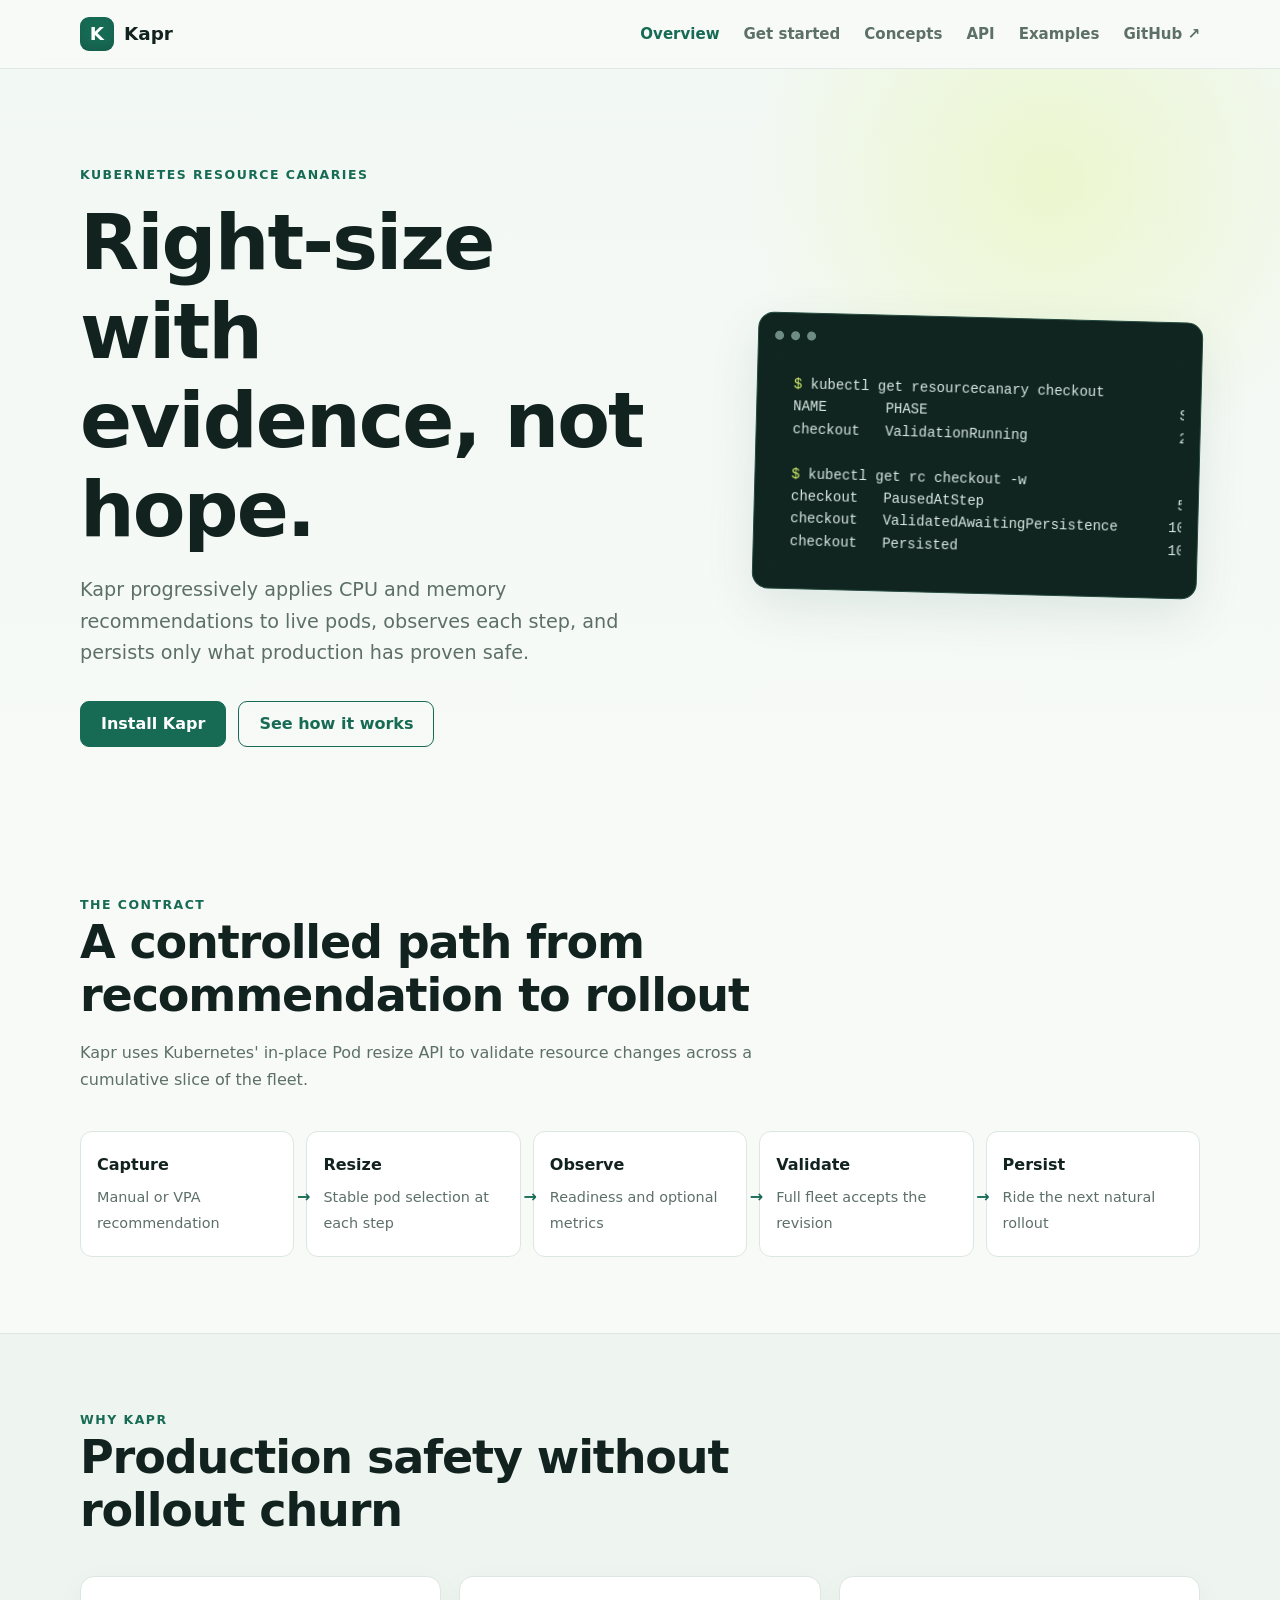
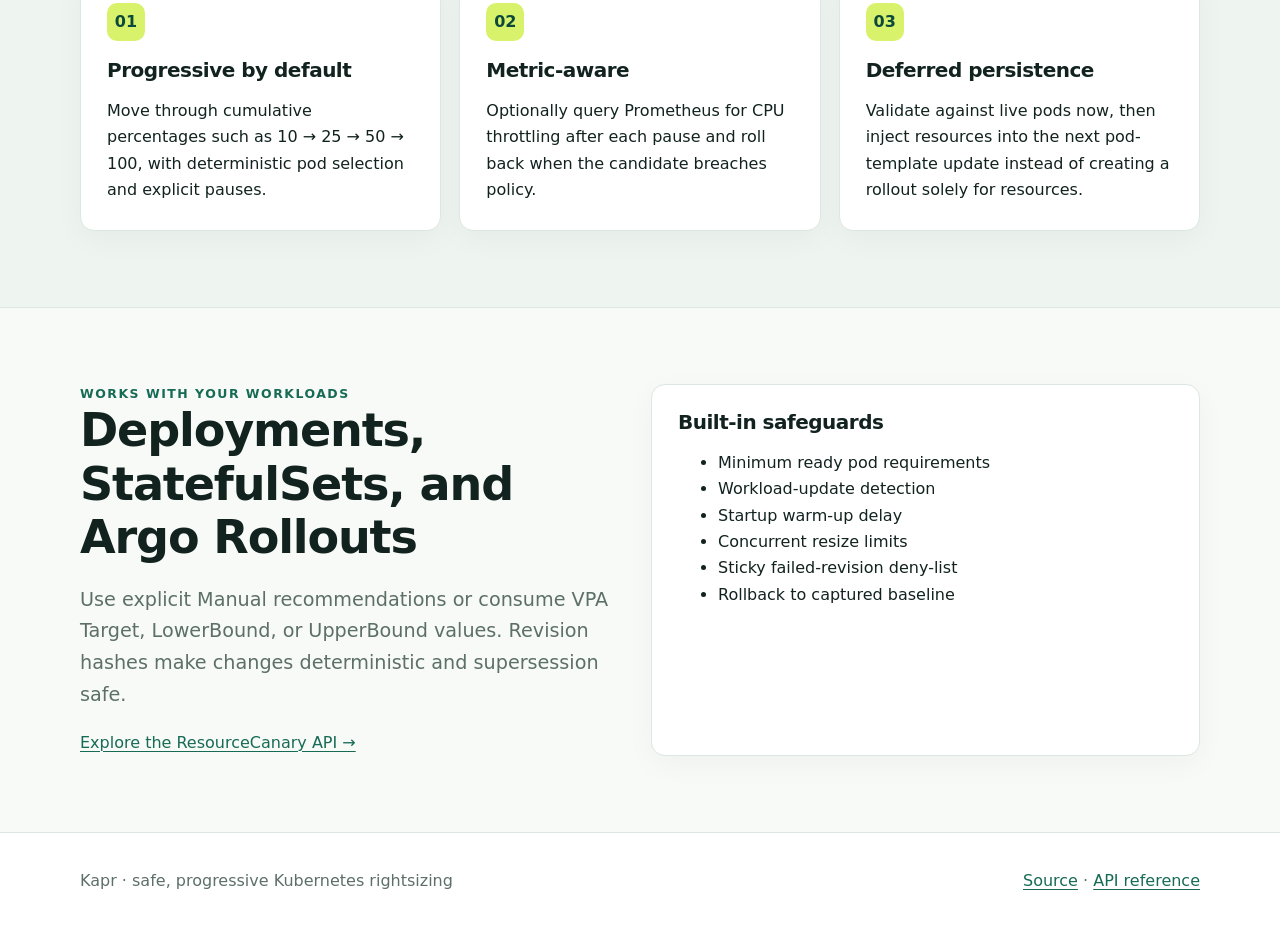
<file: index.html>
<!doctype html>
<html lang="en">
<head>
  <meta charset="utf-8"><meta name="viewport" content="width=device-width, initial-scale=1">
  <meta name="description" content="Kapr safely validates Kubernetes resource recommendations in production and persists them without an unnecessary rollout.">
  <title>Kapr — progressive Kubernetes rightsizing</title>
  <link rel="stylesheet" href="assets/styles.css">
</head>
<body>
  <header class="topbar"><nav class="nav wrap" aria-label="Main navigation">
    <a class="brand" href="/"><span class="mark">K</span>Kapr</a>
    <button class="menu" type="button" aria-label="Open navigation" aria-expanded="false" aria-controls="site-navigation">☰</button>
    <div class="navlinks" id="site-navigation"><a aria-current="page" href="/">Overview</a><a href="/getting-started">Get started</a><a href="/concepts">Concepts</a><a href="/api">API</a><a href="/examples">Examples</a><a href="https://github.com/kapr-io/kapr">GitHub ↗</a></div>
  </nav></header>

  <main>
    <section class="hero"><div class="wrap hero-grid">
      <div><div class="eyebrow">Kubernetes resource canaries</div><h1><span class="hero-title-line">Right-size with</span> <span class="hero-title-line">evidence, not hope.</span></h1><p class="lead">Kapr progressively applies CPU and memory recommendations to live pods, observes each step, and persists only what production has proven safe.</p><div class="actions"><a class="button" href="/getting-started">Install Kapr</a><a class="button secondary" href="/concepts">See how it works</a></div></div>
      <div class="terminal" aria-label="Kapr status example"><div class="terminal-bar"><i></i><i></i><i></i></div><pre><span class="prompt">$</span> kubectl get resourcecanary checkout
NAME       PHASE                              STEP
checkout   ValidationRunning                  25%

<span class="prompt">$</span> kubectl get rc checkout -w
checkout   PausedAtStep                       50%
checkout   ValidatedAwaitingPersistence      100%
checkout   Persisted                         100%</pre></div>
    </div></section>

    <section class="section"><div class="wrap"><div class="section-head"><div class="eyebrow">The contract</div><h2>A controlled path from recommendation to rollout</h2><p>Kapr uses Kubernetes' in-place Pod resize API to validate resource changes across a cumulative slice of the fleet.</p></div>
      <div class="flow"><div class="flow-step"><strong>Capture</strong><span>Manual or VPA recommendation</span></div><div class="flow-step"><strong>Resize</strong><span>Stable pod selection at each step</span></div><div class="flow-step"><strong>Observe</strong><span>Readiness and optional metrics</span></div><div class="flow-step"><strong>Validate</strong><span>Full fleet accepts the revision</span></div><div class="flow-step"><strong>Persist</strong><span>Ride the next natural rollout</span></div></div>
    </div></section>

    <section class="section alt"><div class="wrap"><div class="section-head"><div class="eyebrow">Why Kapr</div><h2>Production safety without rollout churn</h2></div><div class="grid-3">
      <article class="card"><div class="number">01</div><h3>Progressive by default</h3><p>Move through cumulative percentages such as 10 → 25 → 50 → 100, with deterministic pod selection and explicit pauses.</p></article>
      <article class="card"><div class="number">02</div><h3>Metric-aware</h3><p>Optionally query Prometheus for CPU throttling after each pause and roll back when the candidate breaches policy.</p></article>
      <article class="card"><div class="number">03</div><h3>Deferred persistence</h3><p>Validate against live pods now, then inject resources into the next pod-template update instead of creating a rollout solely for resources.</p></article>
    </div></div></section>

    <section class="section"><div class="wrap grid-2"><div><div class="eyebrow">Works with your workloads</div><h2>Deployments, StatefulSets, and Argo Rollouts</h2><p class="lead">Use explicit Manual recommendations or consume VPA Target, LowerBound, or UpperBound values. Revision hashes make changes deterministic and supersession safe.</p><a href="/api">Explore the ResourceCanary API →</a></div><div class="card"><h3>Built-in safeguards</h3><ul><li>Minimum ready pod requirements</li><li>Workload-update detection</li><li>Startup warm-up delay</li><li>Concurrent resize limits</li><li>Sticky failed-revision deny-list</li><li>Rollback to captured baseline</li></ul></div></div></section>
  </main>
  <footer><div class="wrap footer-row"><span>Kapr · safe, progressive Kubernetes rightsizing</span><span><a href="https://github.com/kapr-io/kapr">Source</a> · <a href="/api">API reference</a></span></div></footer>
  <script src="assets/site.js"></script>
</body></html>
</file>
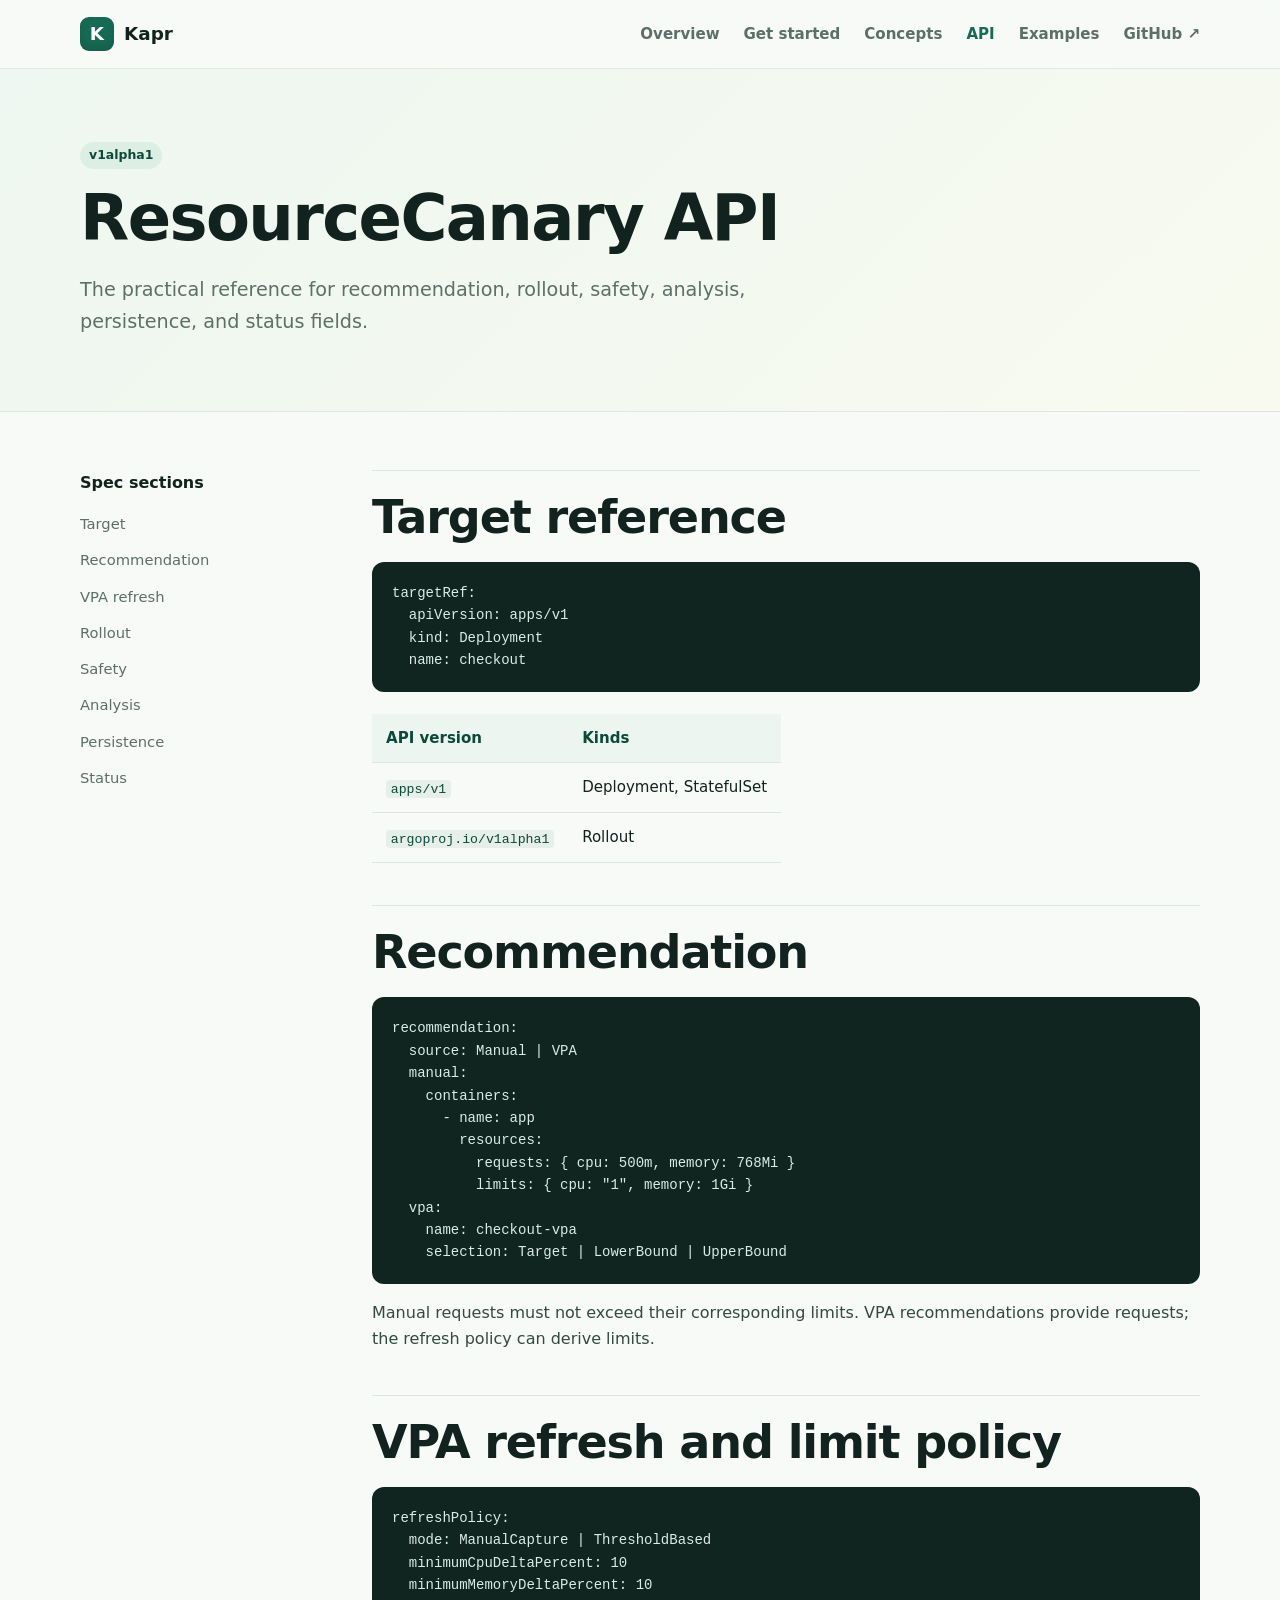
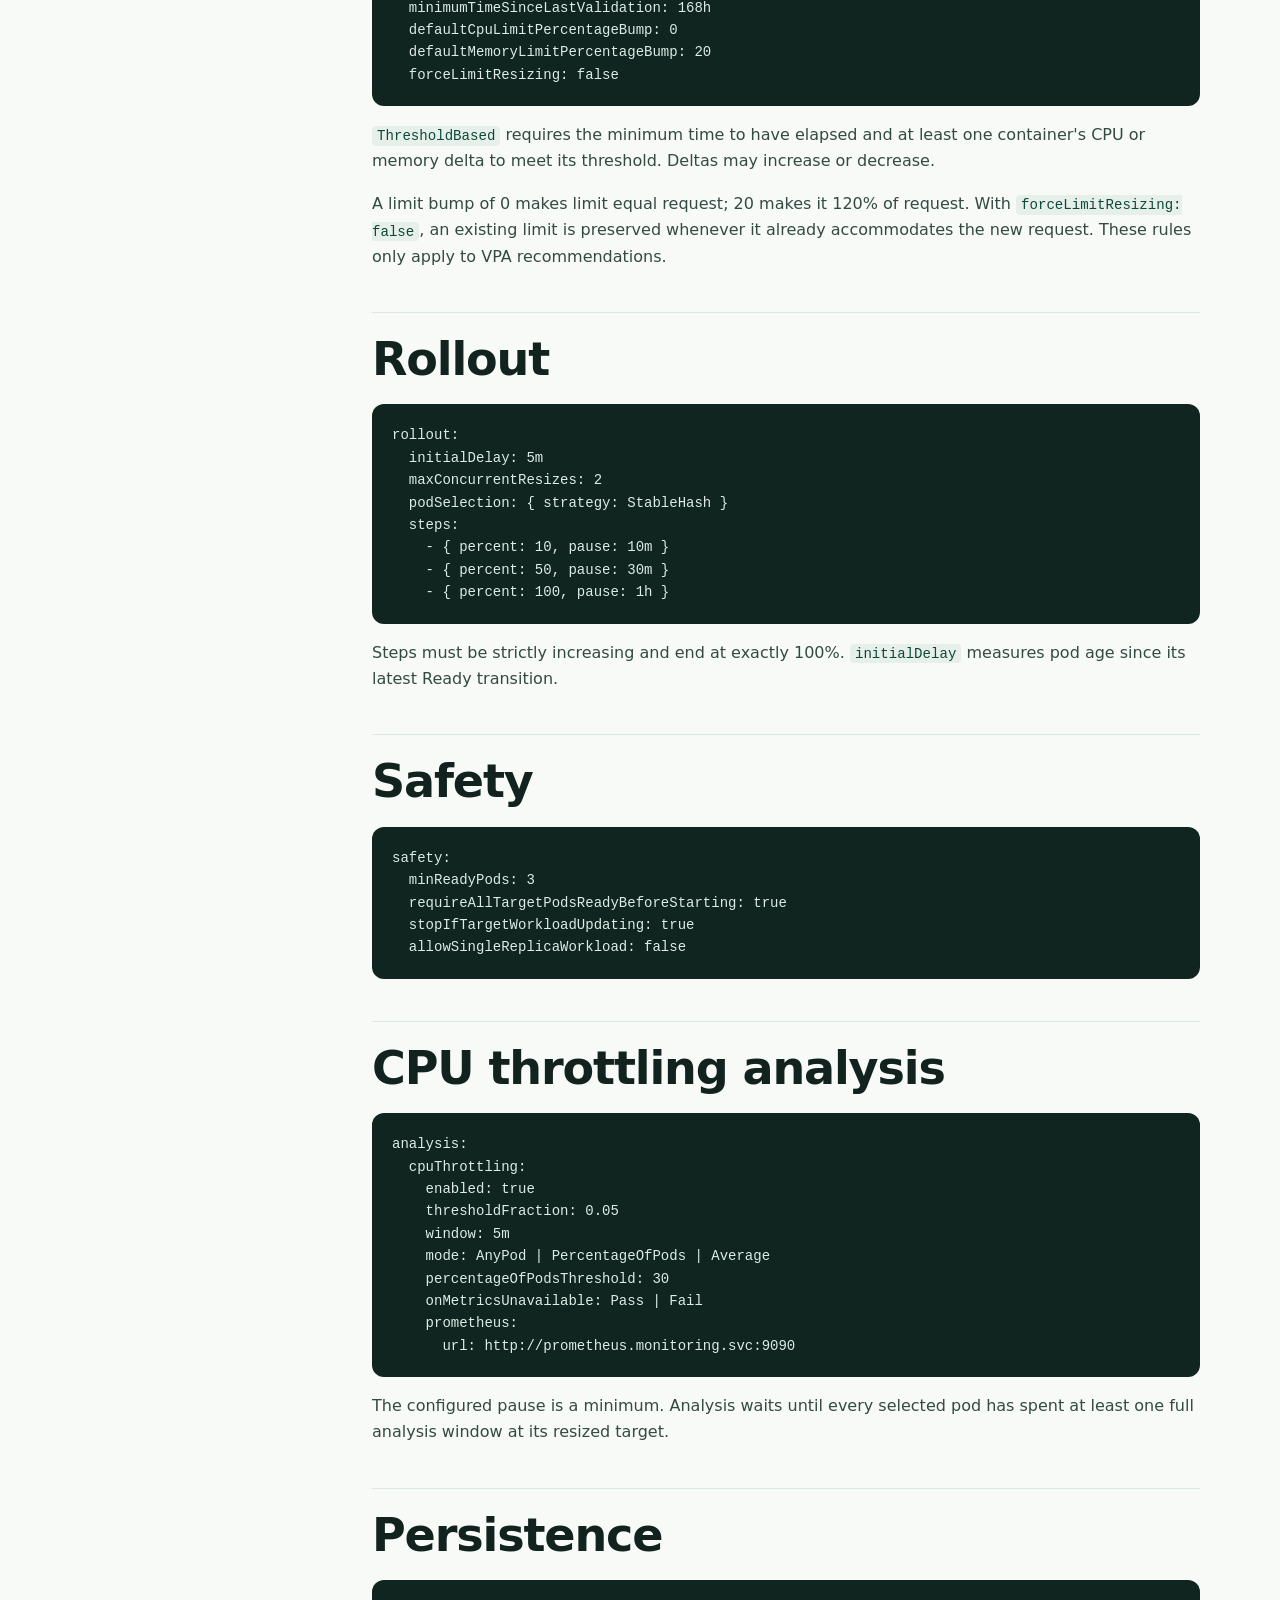
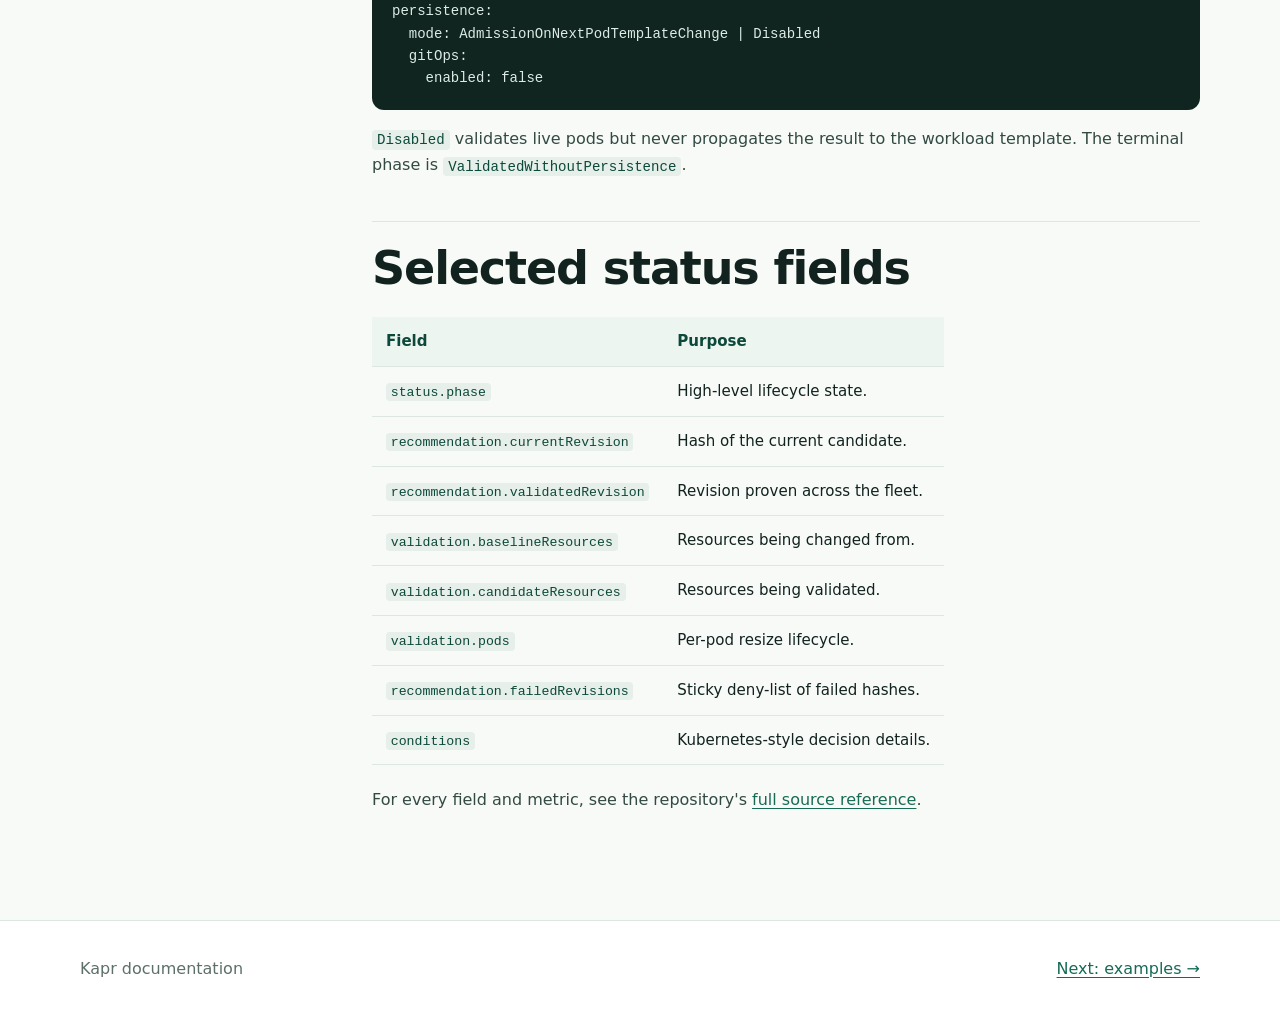
<file: api.html>
<!doctype html><html lang="en"><head><meta charset="utf-8"><meta name="viewport" content="width=device-width, initial-scale=1"><title>API reference · Kapr</title><link rel="stylesheet" href="assets/styles.css"></head><body>
<header class="topbar"><nav class="nav wrap"><a class="brand" href="/"><span class="mark">K</span>Kapr</a><button class="menu" type="button" aria-label="Open navigation" aria-expanded="false" aria-controls="site-navigation">☰</button><div class="navlinks" id="site-navigation"><a href="/">Overview</a><a href="/getting-started">Get started</a><a href="/concepts">Concepts</a><a aria-current="page" href="/api">API</a><a href="/examples">Examples</a><a href="https://github.com/kapr-io/kapr">GitHub ↗</a></div></nav></header>
<main><div class="page-head"><div class="wrap"><span class="status">v1alpha1</span><h1>ResourceCanary API</h1><p class="lead">The practical reference for recommendation, rollout, safety, analysis, persistence, and status fields.</p></div></div><div class="wrap docs-layout"><aside class="toc"><strong>Spec sections</strong><a href="#target">Target</a><a href="#recommendation">Recommendation</a><a href="#refresh">VPA refresh</a><a href="#rollout">Rollout</a><a href="#safety">Safety</a><a href="#analysis">Analysis</a><a href="#persistence">Persistence</a><a href="#status">Status</a></aside><article class="prose">
<h2 id="target">Target reference</h2><pre><code>targetRef:
  apiVersion: apps/v1
  kind: Deployment
  name: checkout</code></pre><table><thead><tr><th>API version</th><th>Kinds</th></tr></thead><tbody><tr><td><code>apps/v1</code></td><td>Deployment, StatefulSet</td></tr><tr><td><code>argoproj.io/v1alpha1</code></td><td>Rollout</td></tr></tbody></table>
<h2 id="recommendation">Recommendation</h2><pre><code>recommendation:
  source: Manual | VPA
  manual:
    containers:
      - name: app
        resources:
          requests: { cpu: 500m, memory: 768Mi }
          limits: { cpu: "1", memory: 1Gi }
  vpa:
    name: checkout-vpa
    selection: Target | LowerBound | UpperBound</code></pre><p>Manual requests must not exceed their corresponding limits. VPA recommendations provide requests; the refresh policy can derive limits.</p>
<h2 id="refresh">VPA refresh and limit policy</h2><pre><code>refreshPolicy:
  mode: ManualCapture | ThresholdBased
  minimumCpuDeltaPercent: 10
  minimumMemoryDeltaPercent: 10
  minimumTimeSinceLastValidation: 168h
  defaultCpuLimitPercentageBump: 0
  defaultMemoryLimitPercentageBump: 20
  forceLimitResizing: false</code></pre><p><code>ThresholdBased</code> requires the minimum time to have elapsed and at least one container's CPU or memory delta to meet its threshold. Deltas may increase or decrease.</p><p>A limit bump of 0 makes limit equal request; 20 makes it 120% of request. With <code>forceLimitResizing: false</code>, an existing limit is preserved whenever it already accommodates the new request. These rules only apply to VPA recommendations.</p>
<h2 id="rollout">Rollout</h2><pre><code>rollout:
  initialDelay: 5m
  maxConcurrentResizes: 2
  podSelection: { strategy: StableHash }
  steps:
    - { percent: 10, pause: 10m }
    - { percent: 50, pause: 30m }
    - { percent: 100, pause: 1h }</code></pre><p>Steps must be strictly increasing and end at exactly 100%. <code>initialDelay</code> measures pod age since its latest Ready transition.</p>
<h2 id="safety">Safety</h2><pre><code>safety:
  minReadyPods: 3
  requireAllTargetPodsReadyBeforeStarting: true
  stopIfTargetWorkloadUpdating: true
  allowSingleReplicaWorkload: false</code></pre>
<h2 id="analysis">CPU throttling analysis</h2><pre><code>analysis:
  cpuThrottling:
    enabled: true
    thresholdFraction: 0.05
    window: 5m
    mode: AnyPod | PercentageOfPods | Average
    percentageOfPodsThreshold: 30
    onMetricsUnavailable: Pass | Fail
    prometheus:
      url: http://prometheus.monitoring.svc:9090</code></pre><p>The configured pause is a minimum. Analysis waits until every selected pod has spent at least one full analysis window at its resized target.</p>
<h2 id="persistence">Persistence</h2><pre><code>persistence:
  mode: AdmissionOnNextPodTemplateChange | Disabled
  gitOps:
    enabled: false</code></pre><p><code>Disabled</code> validates live pods but never propagates the result to the workload template. The terminal phase is <code>ValidatedWithoutPersistence</code>.</p>
<h2 id="status">Selected status fields</h2><table><thead><tr><th>Field</th><th>Purpose</th></tr></thead><tbody><tr><td><code>status.phase</code></td><td>High-level lifecycle state.</td></tr><tr><td><code>recommendation.currentRevision</code></td><td>Hash of the current candidate.</td></tr><tr><td><code>recommendation.validatedRevision</code></td><td>Revision proven across the fleet.</td></tr><tr><td><code>validation.baselineResources</code></td><td>Resources being changed from.</td></tr><tr><td><code>validation.candidateResources</code></td><td>Resources being validated.</td></tr><tr><td><code>validation.pods</code></td><td>Per-pod resize lifecycle.</td></tr><tr><td><code>recommendation.failedRevisions</code></td><td>Sticky deny-list of failed hashes.</td></tr><tr><td><code>conditions</code></td><td>Kubernetes-style decision details.</td></tr></tbody></table><p>For every field and metric, see the repository's <a href="https://github.com/kapr-io/kapr/blob/dev/docs/api-reference.md">full source reference</a>.</p>
</article></div></main><footer><div class="wrap footer-row"><span>Kapr documentation</span><a href="/examples">Next: examples →</a></div></footer><script src="assets/site.js"></script></body></html>
</file>
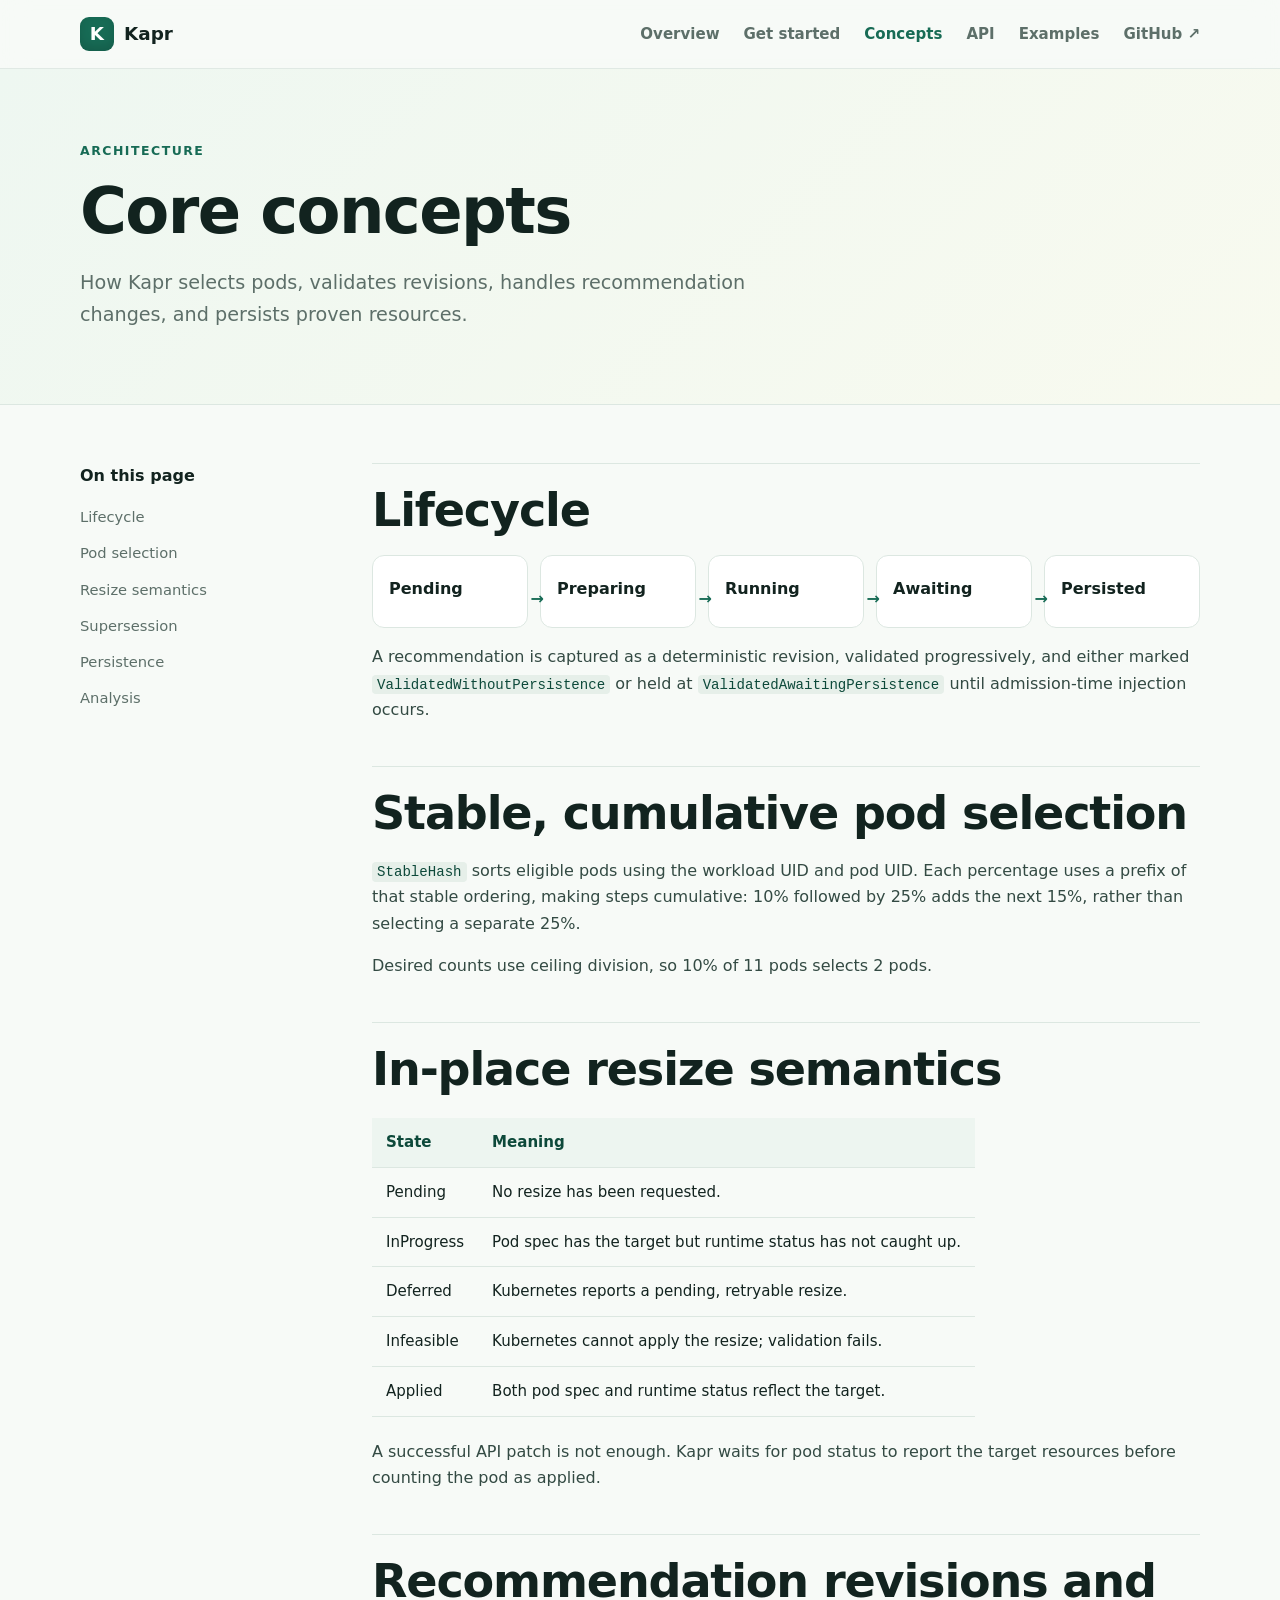
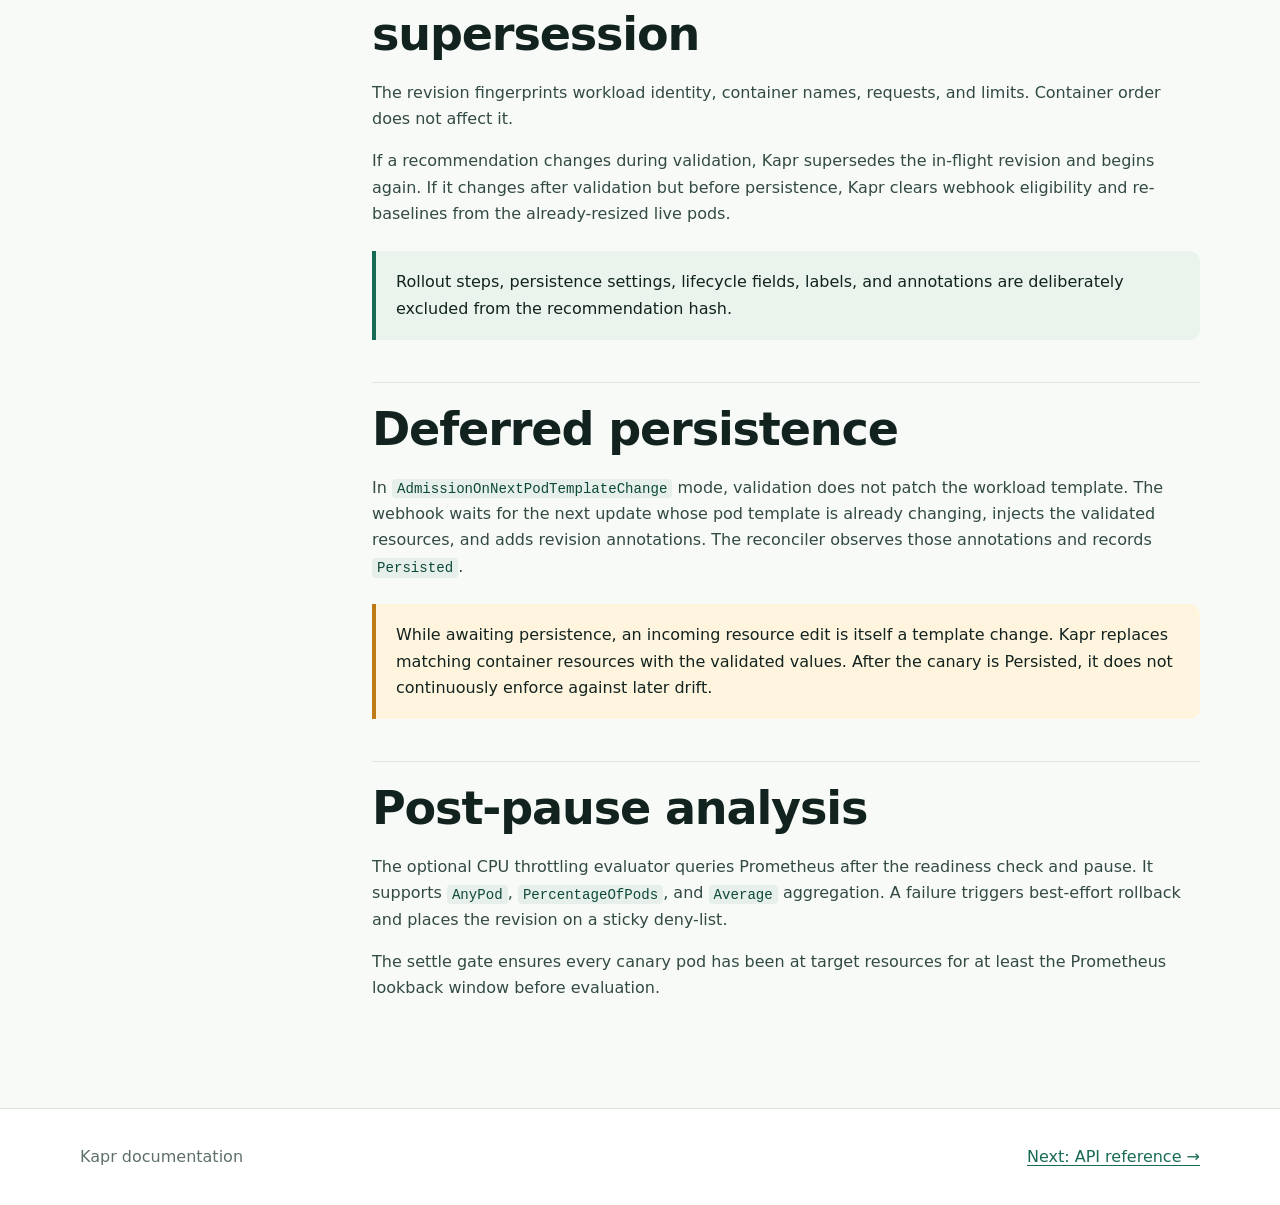
<file: concepts.html>
<!doctype html><html lang="en"><head><meta charset="utf-8"><meta name="viewport" content="width=device-width, initial-scale=1"><title>Concepts · Kapr</title><link rel="stylesheet" href="assets/styles.css"></head><body>
<header class="topbar"><nav class="nav wrap"><a class="brand" href="/"><span class="mark">K</span>Kapr</a><button class="menu" type="button" aria-label="Open navigation" aria-expanded="false" aria-controls="site-navigation">☰</button><div class="navlinks" id="site-navigation"><a href="/">Overview</a><a href="/getting-started">Get started</a><a aria-current="page" href="/concepts">Concepts</a><a href="/api">API</a><a href="/examples">Examples</a><a href="https://github.com/kapr-io/kapr">GitHub ↗</a></div></nav></header>
<main><div class="page-head"><div class="wrap"><div class="eyebrow">Architecture</div><h1>Core concepts</h1><p class="lead">How Kapr selects pods, validates revisions, handles recommendation changes, and persists proven resources.</p></div></div><div class="wrap docs-layout"><aside class="toc"><strong>On this page</strong><a href="#lifecycle">Lifecycle</a><a href="#selection">Pod selection</a><a href="#resize">Resize semantics</a><a href="#supersession">Supersession</a><a href="#persistence">Persistence</a><a href="#analysis">Analysis</a></aside><article class="prose">
<h2 id="lifecycle">Lifecycle</h2><div class="flow"><div class="flow-step"><strong>Pending</strong></div><div class="flow-step"><strong>Preparing</strong></div><div class="flow-step"><strong>Running</strong></div><div class="flow-step"><strong>Awaiting</strong></div><div class="flow-step"><strong>Persisted</strong></div></div><p>A recommendation is captured as a deterministic revision, validated progressively, and either marked <code>ValidatedWithoutPersistence</code> or held at <code>ValidatedAwaitingPersistence</code> until admission-time injection occurs.</p>
<h2 id="selection">Stable, cumulative pod selection</h2><p><code>StableHash</code> sorts eligible pods using the workload UID and pod UID. Each percentage uses a prefix of that stable ordering, making steps cumulative: 10% followed by 25% adds the next 15%, rather than selecting a separate 25%.</p><p>Desired counts use ceiling division, so 10% of 11 pods selects 2 pods.</p>
<h2 id="resize">In-place resize semantics</h2><table><thead><tr><th>State</th><th>Meaning</th></tr></thead><tbody><tr><td>Pending</td><td>No resize has been requested.</td></tr><tr><td>InProgress</td><td>Pod spec has the target but runtime status has not caught up.</td></tr><tr><td>Deferred</td><td>Kubernetes reports a pending, retryable resize.</td></tr><tr><td>Infeasible</td><td>Kubernetes cannot apply the resize; validation fails.</td></tr><tr><td>Applied</td><td>Both pod spec and runtime status reflect the target.</td></tr></tbody></table><p>A successful API patch is not enough. Kapr waits for pod status to report the target resources before counting the pod as applied.</p>
<h2 id="supersession">Recommendation revisions and supersession</h2><p>The revision fingerprints workload identity, container names, requests, and limits. Container order does not affect it.</p><p>If a recommendation changes during validation, Kapr supersedes the in-flight revision and begins again. If it changes after validation but before persistence, Kapr clears webhook eligibility and re-baselines from the already-resized live pods.</p><div class="callout">Rollout steps, persistence settings, lifecycle fields, labels, and annotations are deliberately excluded from the recommendation hash.</div>
<h2 id="persistence">Deferred persistence</h2><p>In <code>AdmissionOnNextPodTemplateChange</code> mode, validation does not patch the workload template. The webhook waits for the next update whose pod template is already changing, injects the validated resources, and adds revision annotations. The reconciler observes those annotations and records <code>Persisted</code>.</p><div class="callout warning">While awaiting persistence, an incoming resource edit is itself a template change. Kapr replaces matching container resources with the validated values. After the canary is Persisted, it does not continuously enforce against later drift.</div>
<h2 id="analysis">Post-pause analysis</h2><p>The optional CPU throttling evaluator queries Prometheus after the readiness check and pause. It supports <code>AnyPod</code>, <code>PercentageOfPods</code>, and <code>Average</code> aggregation. A failure triggers best-effort rollback and places the revision on a sticky deny-list.</p><p>The settle gate ensures every canary pod has been at target resources for at least the Prometheus lookback window before evaluation.</p>
</article></div></main><footer><div class="wrap footer-row"><span>Kapr documentation</span><a href="/api">Next: API reference →</a></div></footer><script src="assets/site.js"></script></body></html>
</file>
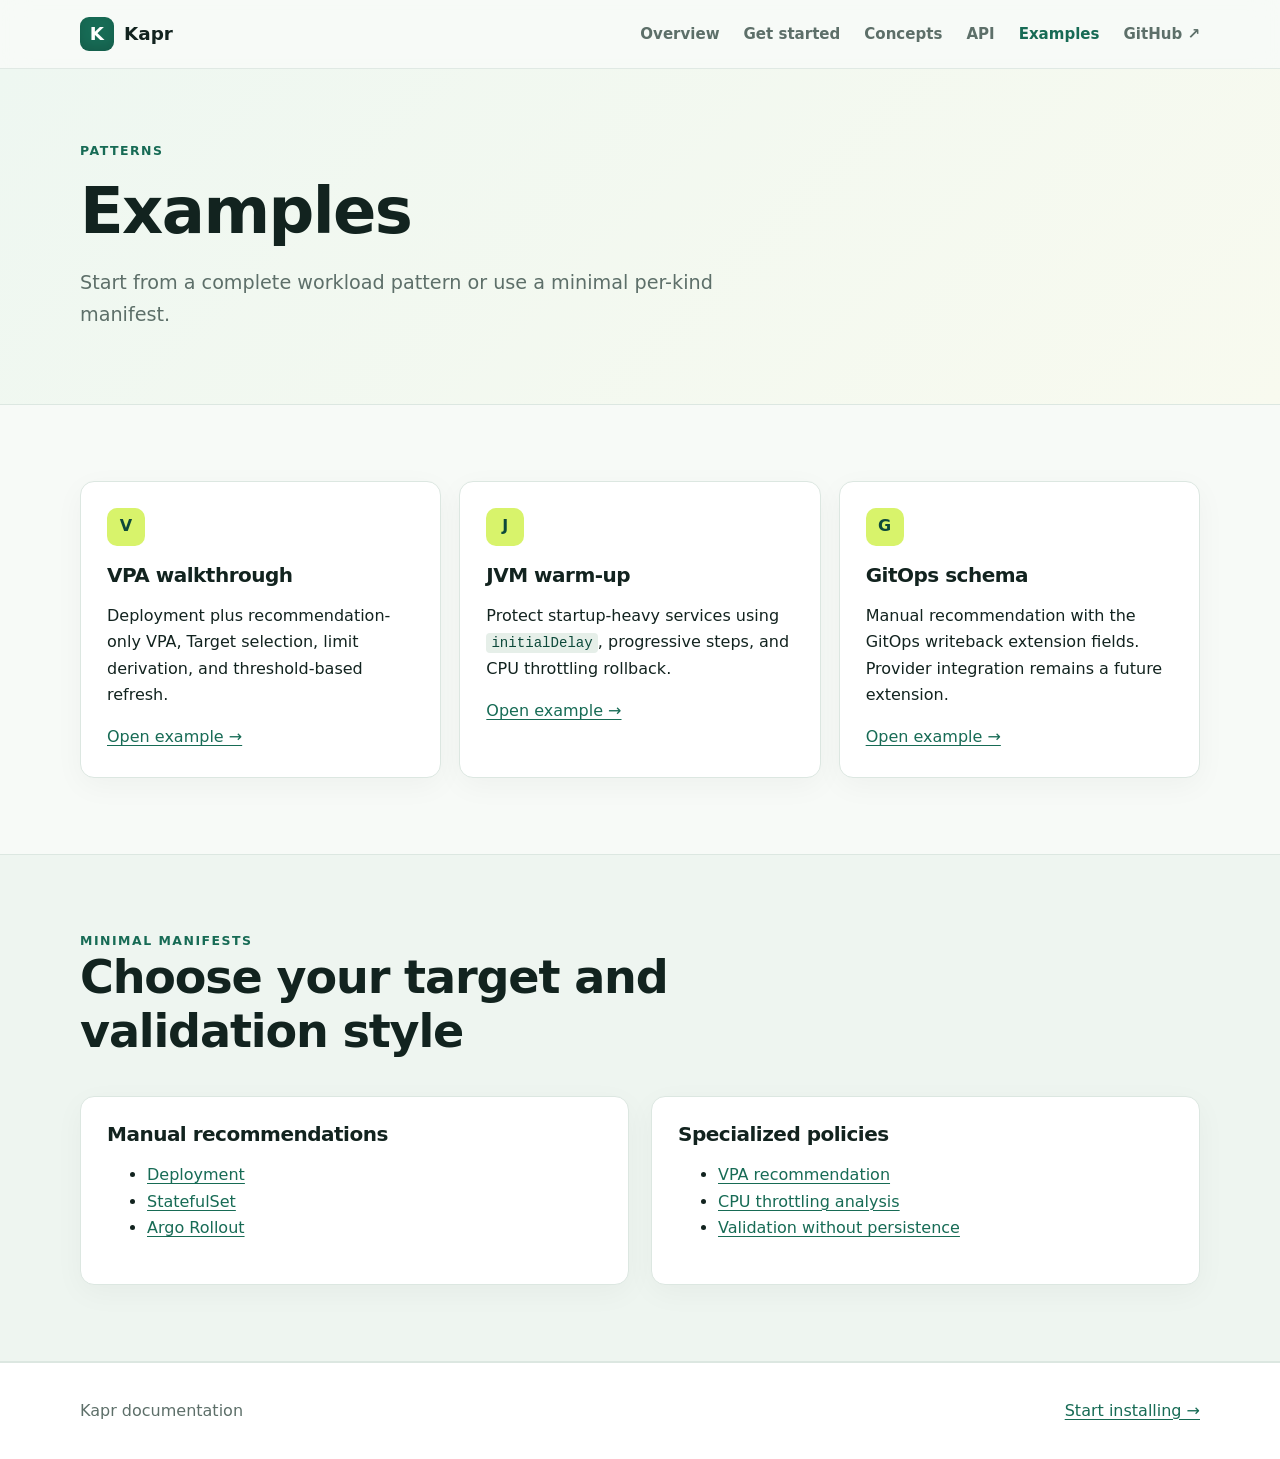
<file: examples.html>
<!doctype html><html lang="en"><head><meta charset="utf-8"><meta name="viewport" content="width=device-width, initial-scale=1"><title>Examples · Kapr</title><link rel="stylesheet" href="assets/styles.css"></head><body>
<header class="topbar"><nav class="nav wrap"><a class="brand" href="/"><span class="mark">K</span>Kapr</a><button class="menu" type="button" aria-label="Open navigation" aria-expanded="false" aria-controls="site-navigation">☰</button><div class="navlinks" id="site-navigation"><a href="/">Overview</a><a href="/getting-started">Get started</a><a href="/concepts">Concepts</a><a href="/api">API</a><a aria-current="page" href="/examples">Examples</a><a href="https://github.com/kapr-io/kapr">GitHub ↗</a></div></nav></header>
<main><div class="page-head"><div class="wrap"><div class="eyebrow">Patterns</div><h1>Examples</h1><p class="lead">Start from a complete workload pattern or use a minimal per-kind manifest.</p></div></div><section class="section"><div class="wrap"><div class="grid-3">
<article class="card"><div class="number">V</div><h3>VPA walkthrough</h3><p>Deployment plus recommendation-only VPA, Target selection, limit derivation, and threshold-based refresh.</p><a href="https://github.com/kapr-io/kapr/tree/dev/examples/walkthrough-vpa">Open example →</a></article>
<article class="card"><div class="number">J</div><h3>JVM warm-up</h3><p>Protect startup-heavy services using <code>initialDelay</code>, progressive steps, and CPU throttling rollback.</p><a href="https://github.com/kapr-io/kapr/tree/dev/examples/java-jvm-warmup">Open example →</a></article>
<article class="card"><div class="number">G</div><h3>GitOps schema</h3><p>Manual recommendation with the GitOps writeback extension fields. Provider integration remains a future extension.</p><a href="https://github.com/kapr-io/kapr/tree/dev/examples/gitops-placeholder">Open example →</a></article>
</div></div></section><section class="section alt"><div class="wrap"><div class="section-head"><div class="eyebrow">Minimal manifests</div><h2>Choose your target and validation style</h2></div><div class="grid-2">
<div class="card"><h3>Manual recommendations</h3><ul><li><a href="https://github.com/kapr-io/kapr/blob/dev/config/samples/deployment-manual.yaml">Deployment</a></li><li><a href="https://github.com/kapr-io/kapr/blob/dev/config/samples/statefulset-manual.yaml">StatefulSet</a></li><li><a href="https://github.com/kapr-io/kapr/blob/dev/config/samples/rollout-manual.yaml">Argo Rollout</a></li></ul></div>
<div class="card"><h3>Specialized policies</h3><ul><li><a href="https://github.com/kapr-io/kapr/blob/dev/config/samples/deployment-vpa.yaml">VPA recommendation</a></li><li><a href="https://github.com/kapr-io/kapr/blob/dev/config/samples/deployment-throttling-analysis.yaml">CPU throttling analysis</a></li><li><a href="https://github.com/kapr-io/kapr/blob/dev/config/samples/deployment-validate-only.yaml">Validation without persistence</a></li></ul></div>
</div></div></section></main><footer><div class="wrap footer-row"><span>Kapr documentation</span><a href="/getting-started">Start installing →</a></div></footer><script src="assets/site.js"></script></body></html>
</file>
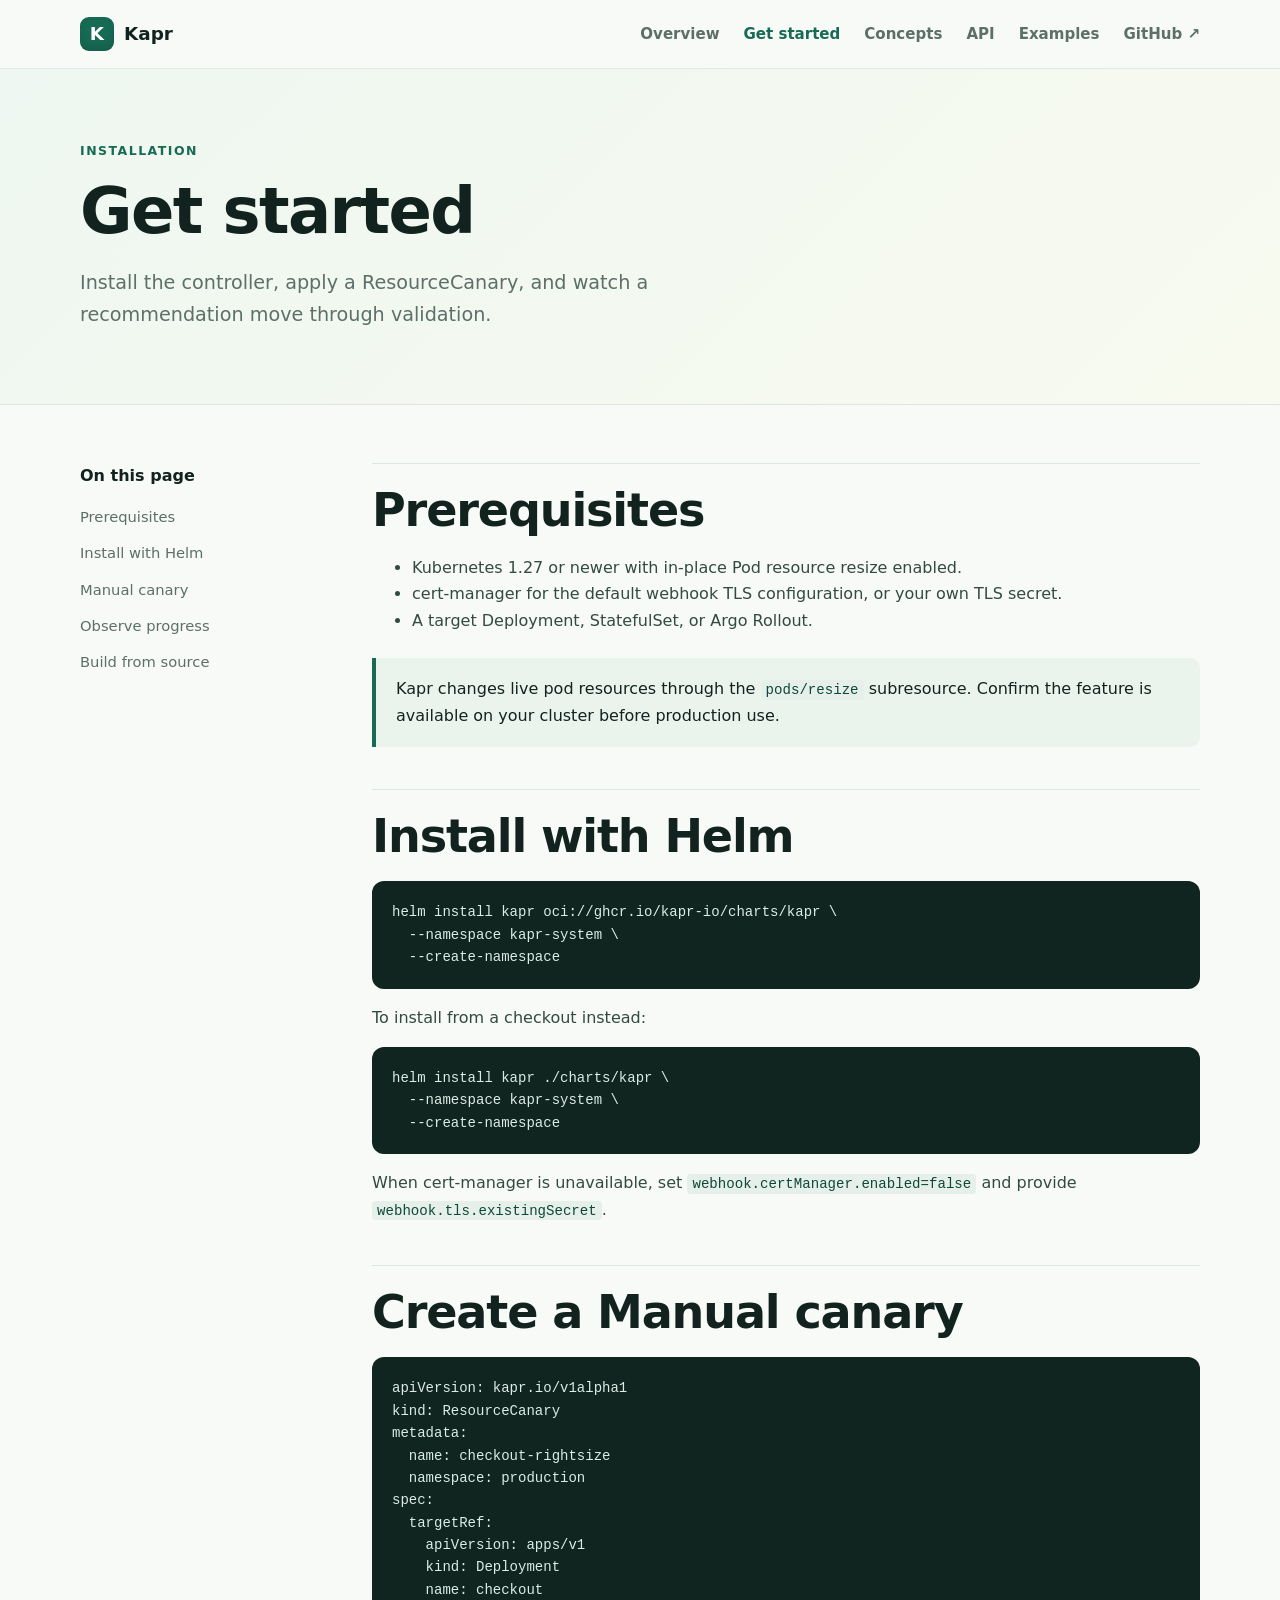
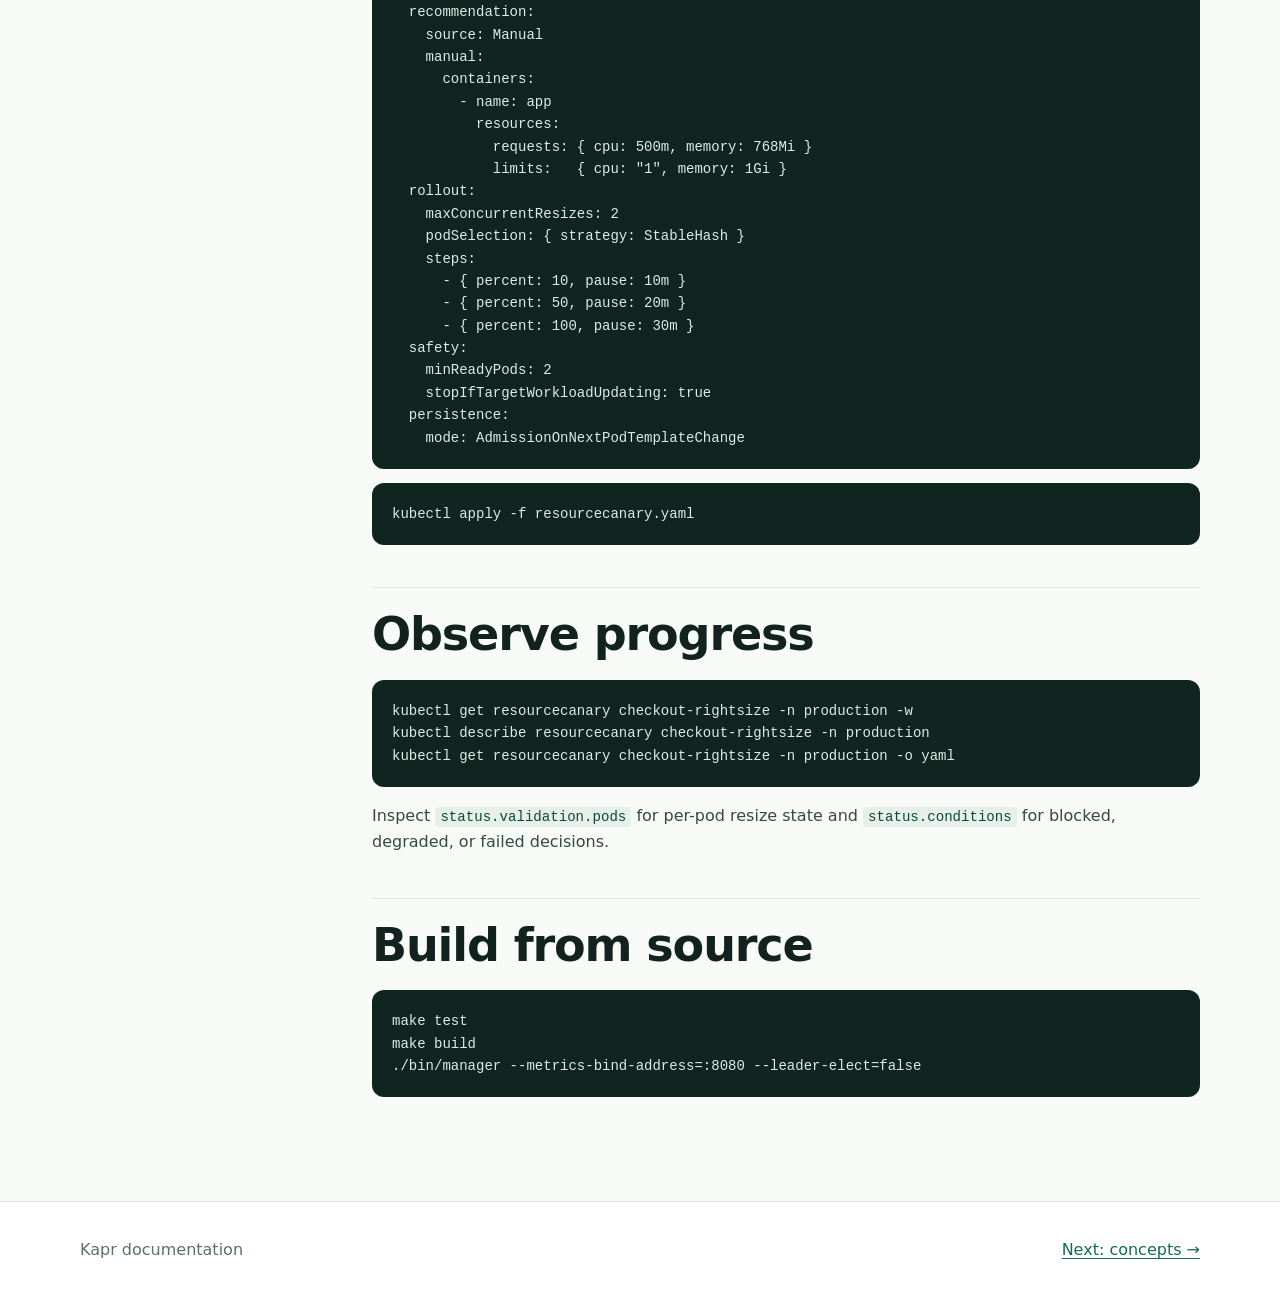
<file: getting-started.html>
<!doctype html><html lang="en"><head><meta charset="utf-8"><meta name="viewport" content="width=device-width, initial-scale=1"><title>Get started · Kapr</title><link rel="stylesheet" href="assets/styles.css"></head><body>
<header class="topbar"><nav class="nav wrap"><a class="brand" href="/"><span class="mark">K</span>Kapr</a><button class="menu" type="button" aria-label="Open navigation" aria-expanded="false" aria-controls="site-navigation">☰</button><div class="navlinks" id="site-navigation"><a href="/">Overview</a><a aria-current="page" href="/getting-started">Get started</a><a href="/concepts">Concepts</a><a href="/api">API</a><a href="/examples">Examples</a><a href="https://github.com/kapr-io/kapr">GitHub ↗</a></div></nav></header>
<main><div class="page-head"><div class="wrap"><div class="eyebrow">Installation</div><h1>Get started</h1><p class="lead">Install the controller, apply a ResourceCanary, and watch a recommendation move through validation.</p></div></div>
<div class="wrap docs-layout"><aside class="toc"><strong>On this page</strong><a href="#prerequisites">Prerequisites</a><a href="#helm">Install with Helm</a><a href="#manual">Manual canary</a><a href="#observe">Observe progress</a><a href="#source">Build from source</a></aside><article class="prose">
<h2 id="prerequisites">Prerequisites</h2><ul><li>Kubernetes 1.27 or newer with in-place Pod resource resize enabled.</li><li>cert-manager for the default webhook TLS configuration, or your own TLS secret.</li><li>A target Deployment, StatefulSet, or Argo Rollout.</li></ul>
<div class="callout">Kapr changes live pod resources through the <code>pods/resize</code> subresource. Confirm the feature is available on your cluster before production use.</div>
<h2 id="helm">Install with Helm</h2><pre><code>helm install kapr oci://ghcr.io/kapr-io/charts/kapr \
  --namespace kapr-system \
  --create-namespace</code></pre><p>To install from a checkout instead:</p><pre><code>helm install kapr ./charts/kapr \
  --namespace kapr-system \
  --create-namespace</code></pre><p>When cert-manager is unavailable, set <code>webhook.certManager.enabled=false</code> and provide <code>webhook.tls.existingSecret</code>.</p>
<h2 id="manual">Create a Manual canary</h2><pre><code>apiVersion: kapr.io/v1alpha1
kind: ResourceCanary
metadata:
  name: checkout-rightsize
  namespace: production
spec:
  targetRef:
    apiVersion: apps/v1
    kind: Deployment
    name: checkout
  recommendation:
    source: Manual
    manual:
      containers:
        - name: app
          resources:
            requests: { cpu: 500m, memory: 768Mi }
            limits:   { cpu: "1", memory: 1Gi }
  rollout:
    maxConcurrentResizes: 2
    podSelection: { strategy: StableHash }
    steps:
      - { percent: 10, pause: 10m }
      - { percent: 50, pause: 20m }
      - { percent: 100, pause: 30m }
  safety:
    minReadyPods: 2
    stopIfTargetWorkloadUpdating: true
  persistence:
    mode: AdmissionOnNextPodTemplateChange</code></pre><pre><code>kubectl apply -f resourcecanary.yaml</code></pre>
<h2 id="observe">Observe progress</h2><pre><code>kubectl get resourcecanary checkout-rightsize -n production -w
kubectl describe resourcecanary checkout-rightsize -n production
kubectl get resourcecanary checkout-rightsize -n production -o yaml</code></pre><p>Inspect <code>status.validation.pods</code> for per-pod resize state and <code>status.conditions</code> for blocked, degraded, or failed decisions.</p>
<h2 id="source">Build from source</h2><pre><code>make test
make build
./bin/manager --metrics-bind-address=:8080 --leader-elect=false</code></pre>
</article></div></main><footer><div class="wrap footer-row"><span>Kapr documentation</span><a href="/concepts">Next: concepts →</a></div></footer><script src="assets/site.js"></script></body></html>
</file>
<file: assets/styles.css>
:root {
  --ink: #12231f;
  --muted: #5d6f69;
  --paper: #f7faf7;
  --surface: #ffffff;
  --line: #dce7e1;
  --brand: #176b55;
  --brand-dark: #0d493a;
  --accent: #d8f36b;
  --code: #10251f;
  --shadow: 0 18px 50px rgba(13, 73, 58, 0.1);
}

* { box-sizing: border-box; }
html { scroll-behavior: smooth; }
body {
  margin: 0;
  color: var(--ink);
  background: var(--paper);
  font: 16px/1.65 Inter, ui-sans-serif, system-ui, -apple-system, BlinkMacSystemFont, "Segoe UI", sans-serif;
}
img, svg, video { display: block; max-width: 100%; height: auto; }
button, input, select, textarea { font: inherit; }
a { color: var(--brand); text-decoration-thickness: 1px; text-underline-offset: 3px; }
a:hover { color: var(--brand-dark); }
a:focus-visible, button:focus-visible { outline: 3px solid var(--accent); outline-offset: 3px; }
.wrap { width: min(1120px, calc(100% - 40px)); margin-inline: auto; }

.topbar {
  position: sticky; top: 0; z-index: 20;
  border-bottom: 1px solid rgba(220, 231, 225, .85);
  background: rgba(247, 250, 247, .9);
  backdrop-filter: blur(14px);
}
.nav { min-height: 68px; display: flex; align-items: center; gap: 28px; }
.brand { display: inline-flex; align-items: center; gap: 10px; color: var(--ink); font-weight: 800; text-decoration: none; font-size: 1.15rem; }
.mark { width: 34px; height: 34px; display: grid; place-items: center; border-radius: 9px; color: #fff; background: var(--brand); box-shadow: inset 0 -5px 10px rgba(0,0,0,.12); }
.navlinks { display: flex; align-items: center; gap: 24px; margin-left: auto; }
.navlinks a { color: var(--muted); font-weight: 650; text-decoration: none; font-size: .94rem; }
.navlinks a:hover, .navlinks a[aria-current="page"] { color: var(--brand); }
.menu { display: none; width: 44px; height: 44px; place-items: center; padding: 0; border: 0; border-radius: 8px; background: transparent; font-size: 1.4rem; color: var(--ink); cursor: pointer; }
.menu:hover { background: #e7f0ea; }

.hero { padding: 96px 0 72px; overflow: hidden; background: radial-gradient(circle at 82% 15%, rgba(216,243,107,.28), transparent 25%), linear-gradient(180deg, #f2f8f4 0%, var(--paper) 100%); }
.hero-grid { display: grid; grid-template-columns: 1.15fr .85fr; align-items: center; gap: 72px; }
.hero-grid > * { min-width: 0; }
.eyebrow { color: var(--brand); font-weight: 800; text-transform: uppercase; letter-spacing: .12em; font-size: .78rem; }
h1, h2, h3 { line-height: 1.16; letter-spacing: -.025em; }
h1 { margin: 12px 0 20px; font-size: clamp(2.75rem, 6vw, 5.4rem); max-width: 850px; }
h2 { margin: 0 0 18px; font-size: clamp(2rem, 3.6vw, 3rem); }
h3 { margin: 0 0 10px; font-size: 1.25rem; }
.lead { color: var(--muted); font-size: 1.2rem; max-width: 700px; }
.actions { display: flex; flex-wrap: wrap; gap: 12px; margin-top: 32px; }
.button { display: inline-flex; align-items: center; justify-content: center; min-height: 46px; padding: 0 20px; border: 1px solid var(--brand); border-radius: 9px; background: var(--brand); color: white; font-weight: 750; text-decoration: none; }
.button:hover { background: var(--brand-dark); color: white; }
.button.secondary { color: var(--brand); background: transparent; }
.button.secondary:hover { color: white; background: var(--brand); }

.terminal { width: 100%; max-width: 100%; min-width: 0; padding: 16px; overflow: hidden; transform: rotate(1.5deg); border: 1px solid #244a3f; border-radius: 16px; color: #daf4ea; background: var(--code); box-shadow: var(--shadow); }
.terminal-bar { display: flex; gap: 7px; padding: 2px 0 13px; }
.terminal-bar i { width: 9px; height: 9px; border-radius: 50%; background: #6d8c83; }
.terminal pre { max-width: 100%; margin: 0; overflow: auto; color: #dcebe6; }
.prompt { color: var(--accent); }

.section { padding: 76px 0; }
.section.alt { background: #eef5f0; border-block: 1px solid var(--line); }
.section-head { max-width: 720px; margin-bottom: 38px; }
.section-head p, .muted { color: var(--muted); }
.grid-3 { display: grid; grid-template-columns: repeat(3, 1fr); gap: 18px; }
.grid-2 { display: grid; grid-template-columns: repeat(2, 1fr); gap: 22px; }
.card { padding: 26px; border: 1px solid var(--line); border-radius: 14px; background: var(--surface); box-shadow: 0 8px 30px rgba(18,35,31,.04); }
.card p:last-child { margin-bottom: 0; }
.number { display: grid; width: 38px; height: 38px; place-items: center; margin-bottom: 18px; border-radius: 10px; color: var(--brand-dark); background: var(--accent); font-weight: 900; }

.flow { display: grid; grid-template-columns: repeat(5, 1fr); gap: 12px; align-items: stretch; }
.flow-step { position: relative; padding: 20px 16px; border: 1px solid var(--line); border-radius: 12px; background: white; }
.flow-step:not(:last-child)::after { content: "→"; position: absolute; right: -17px; top: 42%; z-index: 2; color: var(--brand); font-weight: 900; }
.flow-step strong { display: block; margin-bottom: 5px; }
.flow-step span { color: var(--muted); font-size: .9rem; }

.page-head { padding: 72px 0 54px; background: linear-gradient(135deg, #eef7f1, #f8faef); border-bottom: 1px solid var(--line); }
.page-head h1 { font-size: clamp(2.4rem, 5vw, 4.4rem); margin-bottom: 10px; }
.docs-layout { display: grid; grid-template-columns: 230px minmax(0, 1fr); gap: 62px; padding-block: 58px 90px; }
.toc { position: sticky; top: 94px; align-self: start; }
.toc strong { display: block; margin-bottom: 10px; }
.toc a { display: block; padding: 6px 0; color: var(--muted); text-decoration: none; font-size: .92rem; }
.toc a:hover { color: var(--brand); }
.prose { min-width: 0; overflow-wrap: break-word; }
.prose h2 { padding-top: 20px; margin-top: 42px; border-top: 1px solid var(--line); }
.prose h2:first-child { margin-top: 0; }
.prose h3 { margin-top: 30px; }
.prose p, .prose li { color: #334a43; }
pre { max-width: 100%; padding: 20px; overflow-x: auto; overscroll-behavior-inline: contain; border-radius: 12px; color: #dcebe6; background: var(--code); font: 14px/1.6 ui-monospace, SFMono-Regular, Menlo, Consolas, monospace; -webkit-overflow-scrolling: touch; }
code { padding: .12em .36em; border-radius: 4px; color: var(--brand-dark); background: #e6efe9; font: .88em ui-monospace, SFMono-Regular, Menlo, Consolas, monospace; }
pre code { padding: 0; color: inherit; background: transparent; font-size: inherit; }
table { display: block; width: 100%; max-width: 100%; overflow-x: auto; overscroll-behavior-inline: contain; border-collapse: collapse; margin: 22px 0; font-size: .94rem; -webkit-overflow-scrolling: touch; }
th, td { padding: 12px 14px; text-align: left; vertical-align: top; border-bottom: 1px solid var(--line); }
th { color: var(--brand-dark); background: #edf5f0; }
.callout { padding: 18px 20px; margin: 24px 0; border-left: 4px solid var(--brand); border-radius: 0 10px 10px 0; background: #eaf4ed; }
.callout.warning { border-color: #be7a17; background: #fff5df; }
.status { display: inline-block; padding: 3px 9px; border-radius: 999px; color: var(--brand-dark); background: #ddefe4; font-size: .78rem; font-weight: 800; }

footer { padding: 35px 0; color: var(--muted); border-top: 1px solid var(--line); background: white; }
.footer-row { display: flex; justify-content: space-between; gap: 24px; }

@media (max-width: 1024px) {
  .hero-grid { gap: 42px; }
  .grid-3 { grid-template-columns: repeat(2, minmax(0, 1fr)); }
  .flow { grid-template-columns: repeat(3, minmax(0, 1fr)); }
  .flow-step:nth-child(3)::after { display: none; }
}

@media (max-width: 820px) {
  .menu { display: grid; margin-left: auto; }
  .navlinks { display: none; position: absolute; inset: 68px 0 auto; max-height: calc(100dvh - 68px); padding: 12px 20px 20px; overflow-y: auto; flex-direction: column; align-items: stretch; gap: 2px; background: var(--paper); border-bottom: 1px solid var(--line); box-shadow: 0 16px 28px rgba(18,35,31,.1); }
  .navlinks.open { display: flex; }
  .navlinks a { min-height: 44px; display: flex; align-items: center; padding: 7px 10px; border-radius: 7px; }
  .navlinks a:hover, .navlinks a[aria-current="page"] { background: #e7f0ea; }
  .hero { padding-top: 65px; }
  .hero-grid, .docs-layout { grid-template-columns: 1fr; gap: 30px; }
  .terminal { transform: none; }
  .grid-3, .grid-2 { grid-template-columns: 1fr; }
  .flow { grid-template-columns: 1fr; }
  .flow-step:nth-child(3)::after { display: block; }
  .flow-step:not(:last-child)::after { content: "↓"; right: 50%; top: auto; bottom: -21px; }
  .toc { position: static; padding-bottom: 25px; border-bottom: 1px solid var(--line); }
  .footer-row { flex-direction: column; }
}

@media (max-width: 560px) {
  .wrap { width: min(100% - 28px, 1120px); }
  .nav { min-height: 62px; gap: 14px; }
  .mark { width: 32px; height: 32px; }
  .navlinks { inset-block-start: 62px; max-height: calc(100dvh - 62px); padding-inline: 14px; }
  .hero { padding: 48px 0 52px; }
  .hero-grid { gap: 34px; }
  .hero h1 { width: 100%; max-width: 100%; margin-top: 10px; font-size: clamp(1.6rem, 7.25vw, 2rem); line-height: 1.06; }
  .hero-title-line { display: block; }
  h2 { font-size: clamp(1.75rem, 9vw, 2.25rem); }
  .hero .lead { width: 100%; max-width: 100%; font-size: 1rem; }
  .section { padding: 54px 0; }
  .section-head { margin-bottom: 28px; }
  .page-head { padding: 48px 0 38px; }
  .page-head h1 { font-size: clamp(2.15rem, 12vw, 3rem); }
  .docs-layout { padding-block: 36px 62px; }
  .card { padding: 21px; }
  .terminal { margin-inline: -2px; padding: 13px; border-radius: 12px; }
  .terminal pre, pre { font-size: 12.5px; }
  pre { padding: 16px; border-radius: 9px; }
  th, td { min-width: 130px; padding: 10px 12px; }
  .callout { padding: 15px 16px; }
  .hero .actions { display: grid; width: 100%; max-width: 100%; min-width: 0; grid-template-columns: minmax(0, 1fr); }
  .hero .actions .button { width: auto; max-width: 100%; min-width: 0; min-height: 48px; padding-inline: 12px; white-space: normal; text-align: center; }
  footer { padding: 28px 0; }
  .footer-row { gap: 12px; }
}

@media (prefers-reduced-motion: reduce) {
  html { scroll-behavior: auto; }
  *, *::before, *::after { scroll-behavior: auto !important; transition-duration: .01ms !important; animation-duration: .01ms !important; animation-iteration-count: 1 !important; }
}
</file>
